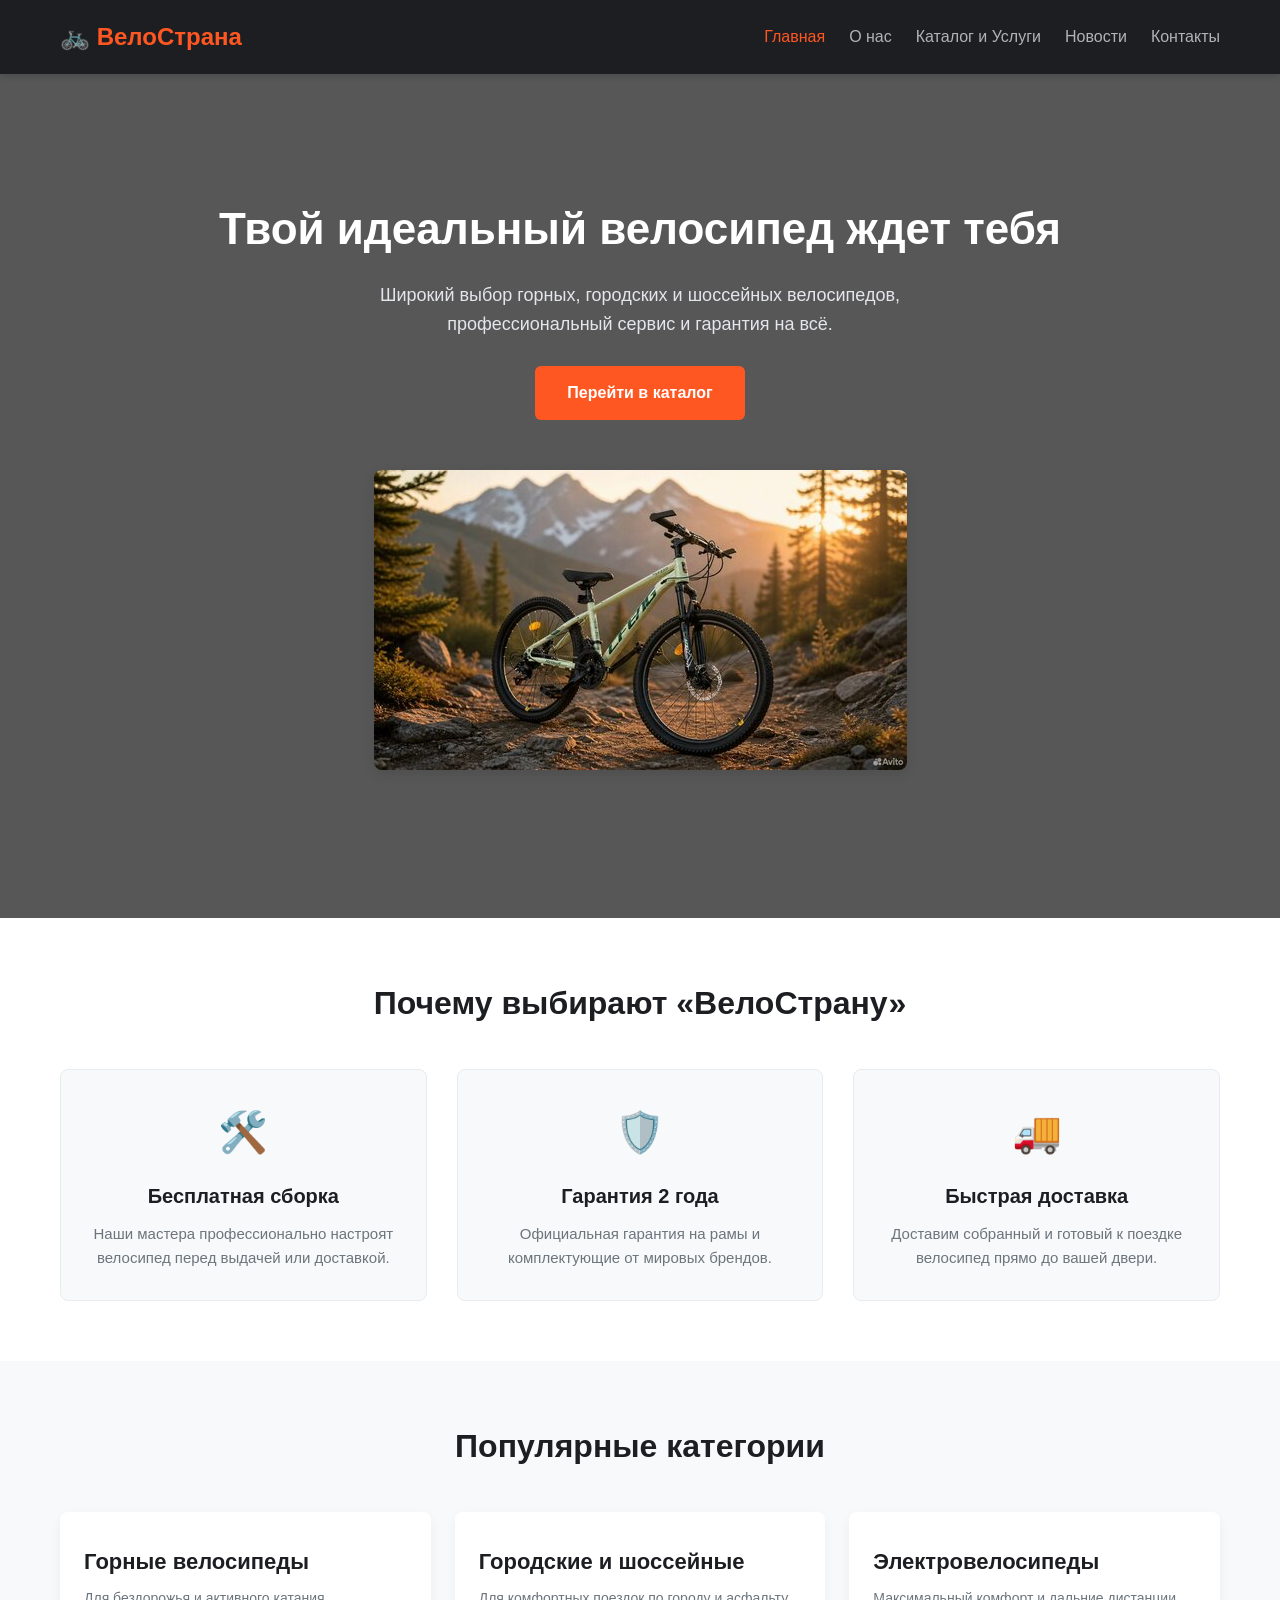
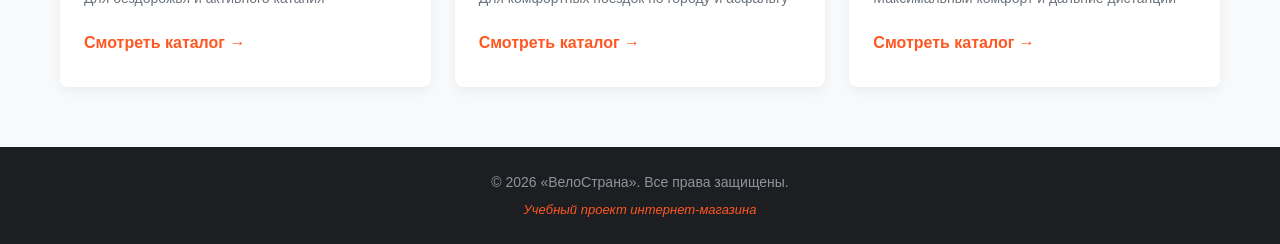
<file: index.html>
<!DOCTYPE html>
<html lang="ru">
<head>
    <meta charset="UTF-8">
    <meta name="viewport" content="width=device-width, initial-scale=1.0">
    <title>ВелоСтрана — Магазин велосипедов и сервисный центр</title>
    <link rel="stylesheet" href="css/style.css">
</head>
<body>

    <!-- Шапка сайта (Header) -->
    <header class="header">
        <div class="container header-container">
            <div class="logo">
                <a href="index.html">🚲 <span>ВелоСтрана</span></a>
            </div>
            <nav class="nav">
                <ul>
                    <li><a href="index.html" class="active">Главная</a></li>
                    <li><a href="about.html">О нас</a></li>
                    <li><a href="services.html">Каталог и Услуги</a></li>
                    <li><a href="news.html">Новости</a></li>
                    <li><a href="contacts.html">Контакты</a></li>
                </ul>
            </nav>
        </div>
    </header>

    <!-- Основной контент страницы (Main) -->
    <main class="main-content">
<!-- Главный баннер -->
        <section class="hero">
            <div class="container">
                <h1>Твой идеальный велосипед ждет тебя</h1>
                <p>Широкий выбор горных, городских и шоссейных велосипедов, профессиональный сервис и гарантия на всё.</p>
                <a href="services.html" class="btn">Перейти в каталог</a>
                
                <div class="hero-image-wrapper">
                    <img src="img/hero-bike.jpg" alt="Велосипед ВелоСтрана" class="page-image">
                </div>
            </div>
        </section>

        <!-- Блок преимуществ -->
        <section class="features">
            <div class="container">
                <h2 class="section-title">Почему выбирают «ВелоСтрану»</h2>
                <div class="features-grid">
                    <div class="feature-card">
                        <div class="feature-icon">🛠️</div>
                        <h3>Бесплатная сборка</h3>
                        <p>Наши мастера профессионально настроят велосипед перед выдачей или доставкой.</p>
                    </div>
                    <div class="feature-card">
                        <div class="feature-icon">🛡️</div>
                        <h3>Гарантия 2 года</h3>
                        <p>Официальная гарантия на рамы и комплектующие от мировых брендов.</p>
                    </div>
                    <div class="feature-card">
                        <div class="feature-icon">🚚</div>
                        <h3>Быстрая доставка</h3>
                        <p>Доставим собранный и готовый к поездке велосипед прямо до вашей двери.</p>
                    </div>
                </div>
            </div>
        </section>

        <!-- Блок категорий -->
        <section class="categories">
            <div class="container">
                <h2 class="section-title">Популярные категории</h2>
                <div class="categories-grid">
                    <div class="category-card">
                        <h3>Горные велосипеды</h3>
                        <p>Для бездорожья и активного катания</p>
                        <a href="services.html" class="card-link">Смотреть каталог →</a>
                    </div>
                    <div class="category-card">
                        <h3>Городские и шоссейные</h3>
                        <p>Для комфортных поездок по городу и асфальту</p>
                        <a href="services.html" class="card-link">Смотреть каталог →</a>
                    </div>
                    <div class="category-card">
                        <h3>Электровелосипеды</h3>
                        <p>Максимальный комфорт и дальние дистанции</p>
                        <a href="services.html" class="card-link">Смотреть каталог →</a>
                    </div>
                </div>
            </div>
        </section>
    </main>

    <!-- Подвал сайта (Footer) -->
    <footer class="footer">
        <div class="container">
            <p>&copy; 2026 «ВелоСтрана». Все права защищены.</p>
            <p class="demo-note">Учебный проект интернет-магазина</p>
        </div>
    </footer>

    <script src="js/main.js"></script>
</body>
</html>
</file>
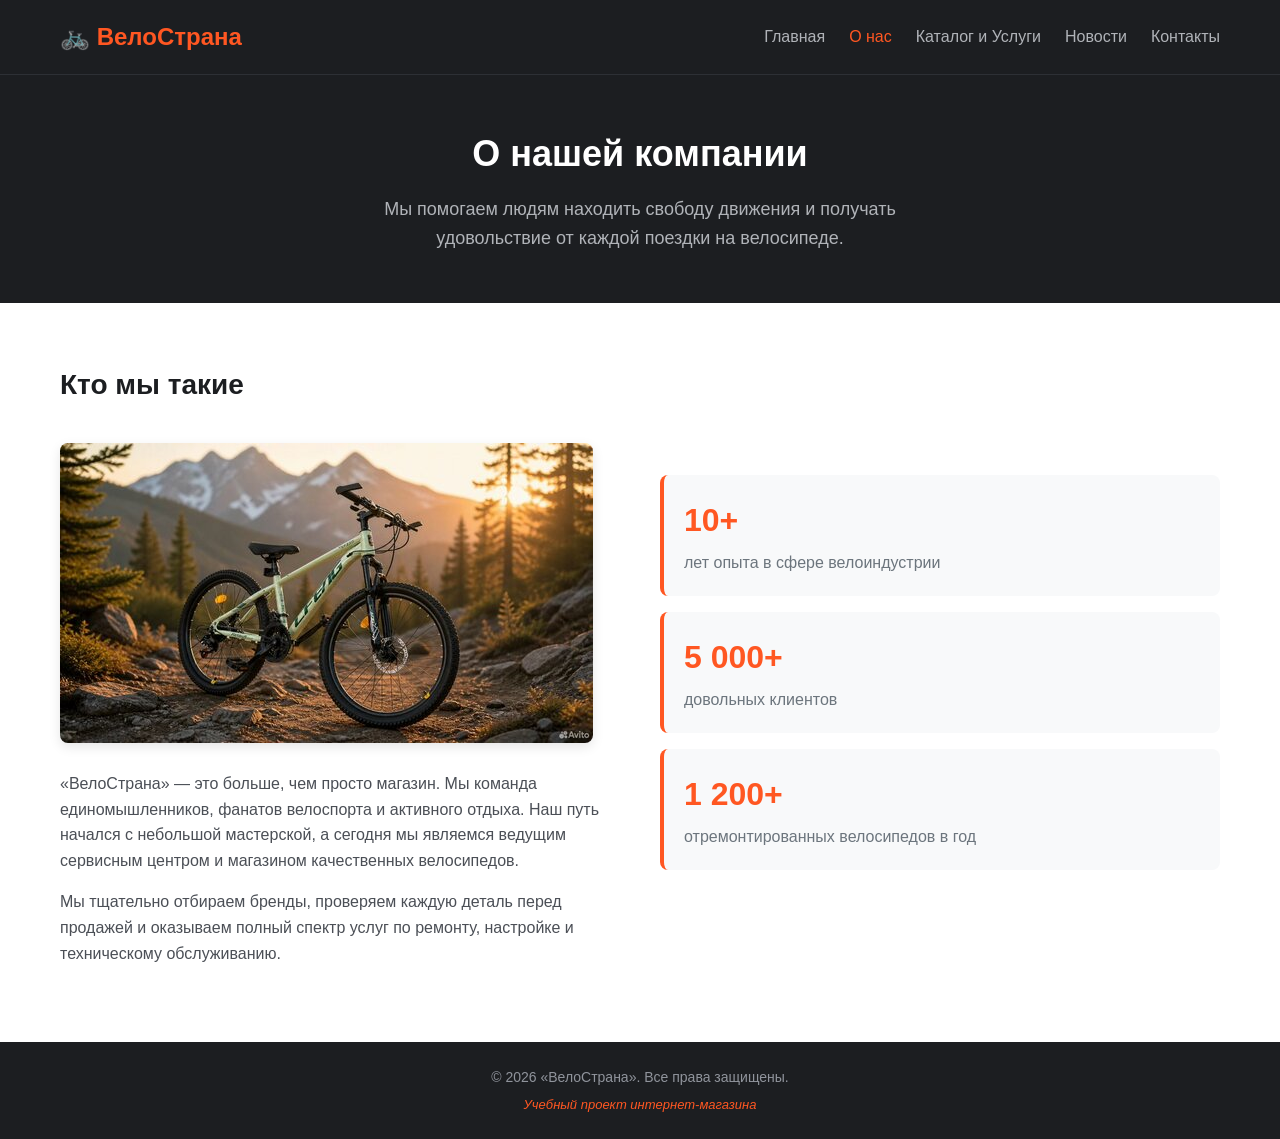
<file: about.html>
<!DOCTYPE html>
<html lang="ru">
<head>
    <meta charset="UTF-8">
    <meta name="viewport" content="width=device-width, initial-scale=1.0">
    <title>О нас — ВелоСтрана</title>
    <link rel="stylesheet" href="css/style.css">
</head>
<body>

    <!-- Шапка сайта (Header) -->
    <header class="header">
        <div class="container header-container">
            <div class="logo">
                <a href="index.html">🚲 <span>ВелоСтрана</span></a>
            </div>
            <nav class="nav">
                <ul>
                    <li><a href="index.html">Главная</a></li>
                    <li><a href="about.html" class="active">О нас</a></li>
                    <li><a href="services.html">Каталог и Услуги</a></li>
                    <li><a href="news.html">Новости</a></li>
                    <li><a href="contacts.html">Контакты</a></li>
                </ul>
            </nav>
        </div>
    </header>

    <!-- Основной контент страницы -->
    <main class="main-content">
        <!-- Шапка внутренних страниц -->
        <section class="page-header">
            <div class="container">
                <h1>О нашей компании</h1>
                <p>Мы помогаем людям находить свободу движения и получать удовольствие от каждой поездки на велосипеде.</p>
            </div>
        </section>

        <!-- Секция "О компании" и факты -->
        <section class="about-info">
            <div class="container">
                <div class="about-grid">
                    <div class="about-text">
                        <h2>Кто мы такие</h2>
                        <img src="img/hero-bike.jpg" alt="Велосипед компании ВелоСтрана" class="page-image">
                        <p>«ВелоСтрана» — это больше, чем просто магазин. Мы команда единомышленников, фанатов велоспорта и активного отдыха. Наш путь начался с небольшой мастерской, а сегодня мы являемся ведущим сервисным центром и магазином качественных велосипедов.</p>
                        <p>Мы тщательно отбираем бренды, проверяем каждую деталь перед продажей и оказываем полный спектр услуг по ремонту, настройке и техническому обслуживанию.</p>
                    </div>
                    <div class="about-stats">
                        <div class="stat-card">
                            <h3>10+</h3>
                            <p>лет опыта в сфере велоиндустрии</p>
                        </div>
                        <div class="stat-card">
                            <h3>5 000+</h3>
                            <p>довольных клиентов</p>
                        </div>
                        <div class="stat-card">
                            <h3>1 200+</h3>
                            <p>отремонтированных велосипедов в год</p>
                        </div>
                    </div>
                </div>
            </div>
        </section>
    </main>

    <!-- Подвал сайта (Footer) -->
    <footer class="footer">
        <div class="container">
            <p>&copy; 2026 «ВелоСтрана». Все права защищены.</p>
            <p class="demo-note">Учебный проект интернет-магазина</p>
        </div>
    </footer>

    <script src="js/main.js"></script>
</body>
</html>
</file>
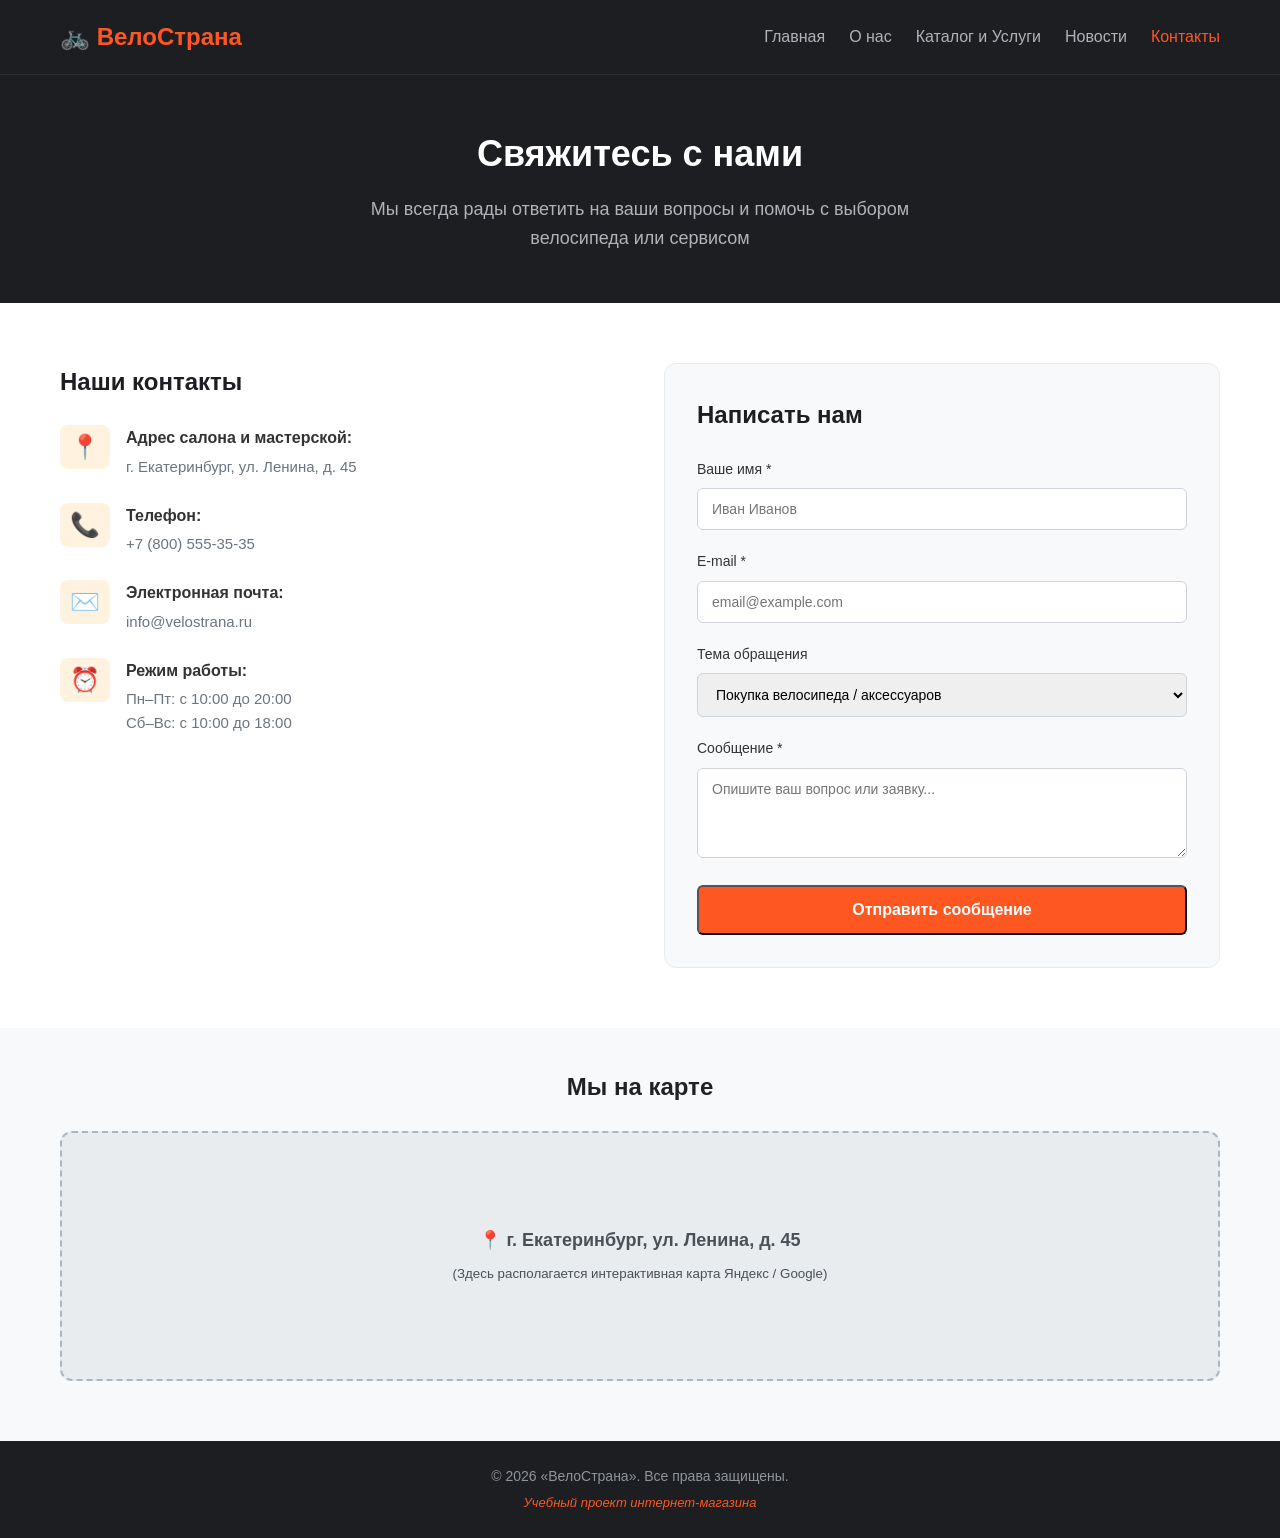
<file: contacts.html>
<!DOCTYPE html>
<html lang="ru">
<head>
    <meta charset="UTF-8">
    <meta name="viewport" content="width=device-width, initial-scale=1.0">
    <title>Контакты — ВелоСтрана</title>
    <link rel="stylesheet" href="css/style.css">
</head>
<body>

    <!-- Шапка сайта (Header) -->
    <header class="header">
        <div class="container header-container">
            <div class="logo">
                <a href="index.html">🚲 <span>ВелоСтрана</span></a>
            </div>
            <nav class="nav">
                <ul>
                    <li><a href="index.html">Главная</a></li>
                    <li><a href="about.html">О нас</a></li>
                    <li><a href="services.html">Каталог и Услуги</a></li>
                    <li><a href="news.html">Новости</a></li>
                    <li><a href="contacts.html" class="active">Контакты</a></li>
                </ul>
            </nav>
        </div>
    </header>

    <!-- Основной контент страницы -->
    <main class="main-content">
        <section class="page-header">
            <div class="container">
                <h1>Свяжитесь с нами</h1>
                <p>Мы всегда рады ответить на ваши вопросы и помочь с выбором велосипеда или сервисом</p>
            </div>
        </section>

        <section class="contacts-section">
            <div class="container contacts-grid">
                
                <!-- Контактные данные -->
                <div class="contact-info">
                    <h2>Наши контакты</h2>
                    
                    <div class="info-item">
                        <div class="info-icon">📍</div>
                        <div>
                            <h4>Адрес салона и мастерской:</h4>
                            <p>г. Екатеринбург, ул. Ленина, д. 45</p>
                        </div>
                    </div>

                    <div class="info-item">
                        <div class="info-icon">📞</div>
                        <div>
                            <h4>Телефон:</h4>
                            <p><a href="tel:+78005553535">+7 (800) 555-35-35</a></p>
                        </div>
                    </div>

                    <div class="info-item">
                        <div class="info-icon">✉️</div>
                        <div>
                            <h4>Электронная почта:</h4>
                            <p><a href="mailto:info@velostrana.ru">info@velostrana.ru</a></p>
                        </div>
                    </div>

                    <div class="info-item">
                        <div class="info-icon">⏰</div>
                        <div>
                            <h4>Режим работы:</h4>
                            <p>Пн–Пт: с 10:00 до 20:00<br>Сб–Вс: с 10:00 до 18:00</p>
                        </div>
                    </div>
                </div>

                <!-- Форма обратной связи -->
                <div class="contact-form-container">
                    <h2>Написать нам</h2>
                    <form id="contact-form" class="contact-form">
                        <div class="form-group">
                            <label for="name">Ваше имя *</label>
                            <input type="text" id="name" name="name" placeholder="Иван Иванов" required>
                        </div>

                        <!-- ИСПРАВЛЕННЫЙ БЛОК: Поле E-mail по методичке ЛР №1 и №3 -->
                        <div class="form-group">
                            <label for="email">E-mail *</label>
                            <input type="email" id="email" name="email" placeholder="email@example.com" required>
                        </div>

                        <div class="form-group">
                            <label for="subject">Тема обращения</label>
                            <select id="subject" name="subject">
                                <option value="покупка">Покупка велосипеда / аксессуаров</option>
                                <option value="сервис">Запись на ТО / Ремонт</option>
                                <option value="вопрос">Общий вопрос</option>
                            </select>
                        </div>

                        <div class="form-group">
                            <label for="message">Сообщение *</label>
                            <textarea id="message" name="message" rows="4" placeholder="Опишите ваш вопрос или заявку..." required></textarea>
                        </div>

                        <button type="submit" class="btn btn-primary btn-block">Отправить сообщение</button>
                    </form>
                </div>

            </div>
        </section>

        <!-- Секция карты -->
        <section class="map-section">
            <div class="container">
                <h2>Мы на карте</h2>
                <div class="map-placeholder">
                    <p>📍 г. Екатеринбург, ул. Ленина, д. 45</p>
                    <small>(Здесь располагается интерактивная карта Яндекс / Google)</small>
                </div>
            </div>
        </section>
    </main>

    <!-- Подвал сайта (Footer) -->
    <footer class="footer">
        <div class="container">
            <p>&copy; 2026 «ВелоСтрана». Все права защищены.</p>
            <p class="demo-note">Учебный проект интернет-магазина</p>
        </div>
    </footer>

    <script src="js/main.js"></script>
</body>
</html>
</file>
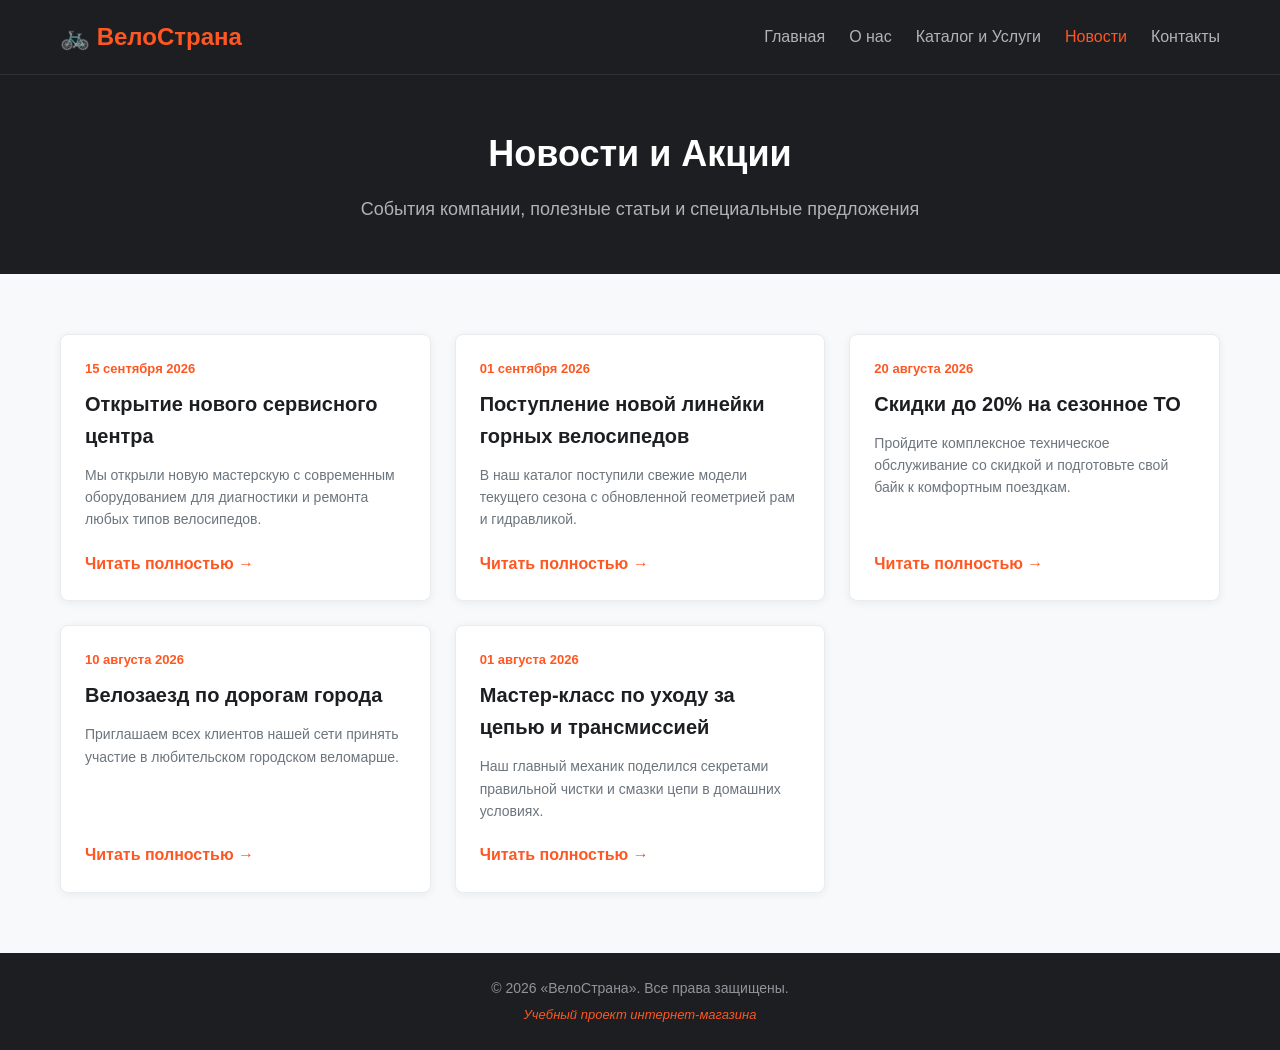
<file: news.html>
<!DOCTYPE html>
<html lang="ru">
<head>
    <meta charset="UTF-8">
    <meta name="viewport" content="width=device-width, initial-scale=1.0">
    <title>Новости — ВелоСтрана</title>
    <link rel="stylesheet" href="css/style.css">
</head>
<body>

    <!-- Шапка сайта (Header) -->
    <header class="header">
        <div class="container header-container">
            <div class="logo">
                <a href="index.html">🚲 <span>ВелоСтрана</span></a>
            </div>
            <nav class="nav">
                <ul>
                    <li><a href="index.html">Главная</a></li>
                    <li><a href="about.html">О нас</a></li>
                    <li><a href="services.html">Каталог и Услуги</a></li>
                    <li><a href="news.html" class="active">Новости</a></li>
                    <li><a href="contacts.html">Контакты</a></li>
                </ul>
            </nav>
        </div>
    </header>

    <!-- Основной контент страницы -->
    <main class="main-content">
        <section class="page-header">
            <div class="container">
                <h1>Новости и Акции</h1>
                <p>События компании, полезные статьи и специальные предложения</p>
            </div>
        </section>

        <section class="news-section">
            <div class="container">
                <!-- Контейнер для вывода новостей из JSON -->
                <div id="news-grid" class="news-grid">
                    <p class="loading">Загрузка новостей...</p>
                </div>
            </div>
        </section>
    </main>

    <!-- Подвал сайта (Footer) -->
    <footer class="footer">
        <div class="container">
            <p>&copy; 2026 «ВелоСтрана». Все права защищены.</p>
            <p class="demo-note">Учебный проект интернет-магазина</p>
        </div>
    </footer>

    <script src="js/main.js"></script>
</body>
</html>
</file>
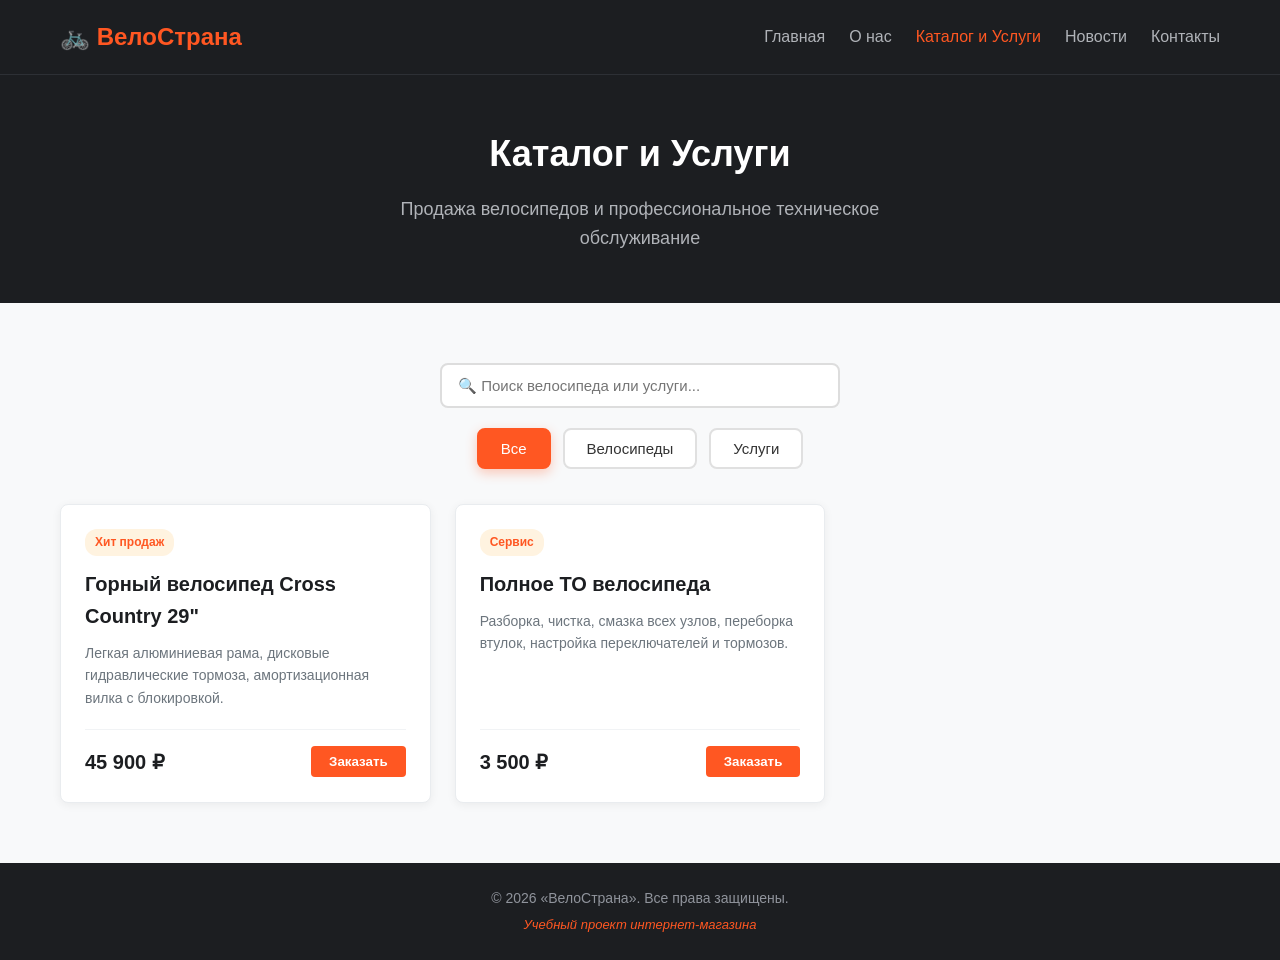
<file: services.html>
<!DOCTYPE html>
<html lang="ru">
<head>
    <meta charset="UTF-8">
    <meta name="viewport" content="width=device-width, initial-scale=1.0">
    <title>Каталог и Услуги — ВелоСтрана</title>
    <link rel="stylesheet" href="css/style.css">
</head>
<body>

    <!-- Шапка сайта (Header) -->
    <header class="header">
        <div class="container header-container">
            <div class="logo">
                <a href="index.html">🚲 <span>ВелоСтрана</span></a>
            </div>
            <nav class="nav">
                <ul>
                    <li><a href="index.html">Главная</a></li>
                    <li><a href="about.html">О нас</a></li>
                    <li><a href="services.html" class="active">Каталог и Услуги</a></li>
                    <li><a href="news.html">Новости</a></li>
                    <li><a href="contacts.html">Контакты</a></li>
                </ul>
            </nav>
        </div>
    </header>

    <!-- Основной контент страницы -->
    <main class="main-content">
        <section class="page-header">
            <div class="container">
                <h1>Каталог и Услуги</h1>
                <p>Продажа велосипедов и профессиональное техническое обслуживание</p>
            </div>
        </section>

        <section class="services-section">
            <div class="container">
                
                <!-- Поле живого поиска -->
                <div class="search-box" style="max-width: 400px; margin: 0 auto 20px auto;">
                    <input type="text" id="catalog-search" placeholder="🔍 Поиск велосипеда или услуги..." 
                           style="width: 100%; padding: 12px 16px; border: 2px solid #ddd; border-radius: 8px; font-size: 15px; outline: none; transition: border-color 0.3s;">
                </div>

                <!-- Блок кнопок фильтрации -->
                <div class="filter-buttons">
                    <button class="btn-filter active" data-category="">Все</button>
                    <button class="btn-filter" data-category="bikes">Велосипеды</button>
                    <button class="btn-filter" data-category="services">Услуги</button>
                </div>

                <ul id="services-grid" class="services-grid"></ul>
            </div>
        </section>
    </main>

    <!-- Подвал сайта (Footer) -->
    <footer class="footer">
        <div class="container">
            <p>&copy; 2026 «ВелоСтрана». Все права защищены.</p>
            <p class="demo-note">Учебный проект интернет-магазина</p>
        </div>
    </footer>

    <script src="js/main.js"></script>
    
    <!-- Модальное окно быстрого заказа -->
    <div id="order-modal" class="modal">
        <div class="modal-content">
            <span class="modal-close" id="modal-close">&times;</span>
            <h2>Быстрый заказ</h2>
            <p>Вы выбрали: <strong id="modal-product-title"></strong></p>
            
            <form id="modal-order-form">
                <div class="form-group" style="margin-bottom: 15px;">
                    <label for="modal-name" style="display:block; margin-bottom: 5px;">Ваше имя:</label>
                    <input type="text" id="modal-name" required placeholder="Введите ваше имя" style="width: 100%; padding: 10px; border: 1px solid #ccc; border-radius: 6px;">
                </div>
                <div class="form-group" style="margin-bottom: 20px;">
                    <label for="modal-phone" style="display:block; margin-bottom: 5px;">Телефон:</label>
                    <input type="tel" id="modal-phone" required placeholder="+7 (999) 000-00-00" style="width: 100%; padding: 10px; border: 1px solid #ccc; border-radius: 6px;">
                </div>
                <button type="submit" class="btn" style="width: 100%;">Подтвердить заказ</button>
            </form>
        </div>
    </div>
</body>
</html>
</file>
<file: css/style.css>
/* Базовые сбросы и шрифты */
* {
    margin: 0;
    padding: 0;
    box-sizing: border-box;
}

body {
    font-family: 'Segoe UI', Roboto, sans-serif;
    line-height: 1.6;
    color: #222;
    background-color: #f8f9fa;
    display: flex;
    flex-direction: column;
    min-height: 100vh;
}

.container {
    max-width: 1200px;
    margin: 0 auto;
    padding: 0 20px;
}

/* Шапка сайта (Header) */
.header {
    background-color: #1c1e21;
    color: #fff;
    padding: 18px 0;
    box-shadow: 0 2px 8px rgba(0, 0, 0, 0.15);
}

.header-container {
    display: flex;
    justify-content: space-between;
    align-items: center;
}

.logo a {
    color: #fff;
    font-size: 24px;
    font-weight: 700;
    text-decoration: none;
}

.logo span {
    color: #ff5722; /* Велосипедный фирменный оранжевый акцент */
}

.nav ul {
    display: flex;
    list-style: none;
    gap: 24px;
}

.nav a {
    color: #b0b3b8;
    text-decoration: none;
    font-size: 16px;
    font-weight: 500;
    transition: color 0.2s ease-in-out;
}

.nav a:hover,
.nav a.active {
    color: #ff5722;
}

/* Основной контент и Баннер (Hero) */
.main-content {
    flex: 1;
}

.hero {
    background: linear-gradient(rgba(0, 0, 0, 0.65), rgba(0, 0, 0, 0.65)), 
                url('https://images.unsplash.com/photo-1485965120184-e220f721d03e?q=80&w=1200') center/cover no-repeat;
    color: #fff;
    padding: 120px 0;
    text-align: center;
}

.hero h1 {
    font-size: 44px;
    margin-bottom: 16px;
}

.hero p {
    font-size: 18px;
    margin-bottom: 28px;
    color: #e4e6eb;
    max-width: 650px;
    margin-left: auto;
    margin-right: auto;
}

.btn {
    display: inline-block;
    background-color: #ff5722;
    color: #fff;
    padding: 14px 32px;
    border-radius: 6px;
    text-decoration: none;
    font-weight: 600;
    font-size: 16px;
    transition: background-color 0.2s;
}

.btn:hover {
    background-color: #e04818;
}

/* Подвал (Footer) */
.footer {
    background-color: #1c1e21;
    color: #90949c;
    text-align: center;
    padding: 24px 0;
    font-size: 14px;
}
/* Общие заголовки секций */
.section-title {
    text-align: center;
    font-size: 32px;
    margin-bottom: 40px;
    color: #1c1e21;
}

/* Секция преимуществ */
.features {
    padding: 60px 0;
    background-color: #ffffff;
}

.features-grid {
    display: grid;
    grid-template-columns: repeat(auto-fit, minmax(280px, 1fr));
    gap: 30px;
}

.feature-card {
    text-align: center;
    padding: 30px 20px;
    border-radius: 8px;
    background-color: #f8f9fa;
    border: 1px solid #e9ecef;
}

.feature-icon {
    font-size: 40px;
    margin-bottom: 16px;
}

.feature-card h3 {
    font-size: 20px;
    margin-bottom: 10px;
    color: #1c1e21;
}

.feature-card p {
    color: #6c757d;
    font-size: 15px;
}

/* Секция категорий */
.categories {
    padding: 60px 0;
    background-color: #f8f9fa;
}

.categories-grid {
    display: grid;
    grid-template-columns: repeat(auto-fit, minmax(280px, 1fr));
    gap: 24px;
}

.category-card {
    background-color: #ffffff;
    padding: 32px 24px;
    border-radius: 8px;
    box-shadow: 0 4px 12px rgba(0,0,0,0.05);
    transition: transform 0.2s ease, box-shadow 0.2s ease;
}

.category-card:hover {
    transform: translateY(-4px);
    box-shadow: 0 8px 20px rgba(0,0,0,0.1);
}

.category-card h3 {
    font-size: 22px;
    margin-bottom: 8px;
    color: #1c1e21;
}

.category-card p {
    color: #6c757d;
    margin-bottom: 20px;
    font-size: 14px;
}

.card-link {
    color: #ff5722;
    text-decoration: none;
    font-weight: 600;
}

.card-link:hover {
    text-decoration: underline;
}
/* Стили для внутренних страниц */
.page-header {
    background-color: #1c1e21;
    color: #fff;
    padding: 50px 0;
    text-align: center;
    border-top: 1px solid #2d3035;
}

.page-header h1 {
    font-size: 36px;
    margin-bottom: 12px;
}

.page-header p {
    color: #b0b3b8;
    font-size: 18px;
    max-width: 600px;
    margin: 0 auto;
}

/* Секция "О нас" */
.about-info {
    padding: 60px 0;
    background-color: #ffffff;
}

.about-grid {
    display: grid;
    grid-template-columns: 1fr 1fr;
    gap: 40px;
    align-items: center;
}

.about-text h2 {
    font-size: 28px;
    margin-bottom: 16px;
    color: #1c1e21;
}

.about-text p {
    margin-bottom: 16px;
    color: #4b4f56;
}

.about-stats {
    display: grid;
    grid-template-columns: 1fr;
    gap: 16px;
}

.stat-card {
    background-color: #f8f9fa;
    padding: 20px;
    border-radius: 8px;
    border-left: 4px solid #ff5722;
}

.stat-card h3 {
    font-size: 32px;
    color: #ff5722;
    margin-bottom: 4px;
}

.stat-card p {
    color: #6c757d;
    margin: 0;
}

/* Адаптив для мобильных устройств */
@media (max-width: 768px) {
    .about-grid {
        grid-template-columns: 1fr;
    }
}
/* Подпись для учебного проекта */
.demo-note {
    font-size: 13px;
    color: #ff5722;
    margin-top: 6px;
    font-style: italic;
}
/* Стили каталога и услуг */
.services-section {
    padding: 60px 0;
    background-color: #f8f9fa;
}

.services-grid {
    display: grid;
    grid-template-columns: repeat(auto-fill, minmax(320px, 1fr));
    gap: 24px;
}

.service-card {
    background-color: #ffffff;
    border-radius: 8px;
    padding: 24px;
    box-shadow: 0 2px 10px rgba(0,0,0,0.06);
    display: flex;
    flex-direction: column;
    justify-content: space-between;
    position: relative;
    border: 1px solid #e9ecef;
}

.card-badge {
    align-self: flex-start;
    background-color: #fff3e0;
    color: #ff5722;
    font-size: 12px;
    font-weight: 700;
    padding: 4px 10px;
    border-radius: 12px;
    margin-bottom: 12px;
}

.service-card h3 {
    font-size: 20px;
    color: #1c1e21;
    margin-bottom: 10px;
}

.card-desc {
    color: #6c757d;
    font-size: 14px;
    margin-bottom: 20px;
    flex: 1;
}

.card-footer {
    display: flex;
    justify-content: space-between;
    align-items: center;
    border-top: 1px solid #f1f3f5;
    padding-top: 16px;
}

.card-price {
    font-size: 20px;
    font-weight: 700;
    color: #1c1e21;
}

.btn-sm {
    background-color: #ff5722;
    color: #fff;
    border: none;
    padding: 8px 18px;
    border-radius: 4px;
    font-weight: 600;
    cursor: pointer;
    transition: background-color 0.2s;
}

.btn-sm:hover {
    background-color: #e04818;
}

.loading, .error {
    text-align: center;
    grid-column: 1 / -1;
    font-size: 18px;
    color: #6c757d;
    padding: 40px 0;
}
/* Стили для страницы новостей */
.news-section {
    padding: 60px 0;
    background-color: #f8f9fa;
}

.news-grid {
    display: grid;
    grid-template-columns: repeat(auto-fill, minmax(320px, 1fr));
    gap: 24px;
}

.news-card {
    background-color: #ffffff;
    border-radius: 8px;
    padding: 24px;
    box-shadow: 0 2px 10px rgba(0,0,0,0.06);
    border: 1px solid #e9ecef;
    display: flex;
    flex-direction: column;
}

.news-date {
    font-size: 13px;
    color: #ff5722;
    font-weight: 600;
    margin-bottom: 8px;
}

.news-card h3 {
    font-size: 20px;
    color: #1c1e21;
    margin-bottom: 12px;
}

.news-card p {
    color: #6c757d;
    font-size: 14px;
    margin-bottom: 20px;
    flex: 1;
}
/* Стили для страницы контактов */
.contacts-section {
    padding: 60px 0;
    background-color: #ffffff;
}

.contacts-grid {
    display: grid;
    grid-template-columns: 1fr 1fr;
    gap: 48px;
}

.contact-info h2, .contact-form-container h2 {
    font-size: 24px;
    margin-bottom: 24px;
    color: #1c1e21;
}

.info-item {
    display: flex;
    align-items: flex-start;
    gap: 16px;
    margin-bottom: 24px;
}

.info-icon {
    font-size: 24px;
    background-color: #fff3e0;
    padding: 10px;
    border-radius: 8px;
    line-height: 1;
}

.info-item h4 {
    margin-bottom: 4px;
    font-size: 16px;
    color: #333;
}

.info-item p, .info-item a {
    color: #6c757d;
    font-size: 15px;
    text-decoration: none;
}

.info-item a:hover {
    color: #ff5722;
}

/* Стили формы */
.contact-form-container {
    background-color: #f8f9fa;
    padding: 32px;
    border-radius: 12px;
    border: 1px solid #e9ecef;
}

.form-group {
    margin-bottom: 20px;
}

.form-group label {
    display: block;
    margin-bottom: 8px;
    font-weight: 500;
    font-size: 14px;
    color: #333;
}

.form-group input, 
.form-group select, 
.form-group textarea {
    width: 100%;
    padding: 12px 14px;
    border: 1px solid #ced4da;
    border-radius: 6px;
    font-size: 14px;
    font-family: inherit;
    transition: border-color 0.2s ease;
}

.form-group input:focus, 
.form-group select:focus, 
.form-group textarea:focus {
    outline: none;
    border-color: #ff5722;
}

.btn-block {
    width: 100%;
    padding: 14px;
    font-size: 16px;
}

/* Карта */
.map-section {
    padding: 40px 0 60px;
    background-color: #f8f9fa;
}

.map-section h2 {
    text-align: center;
    margin-bottom: 24px;
}

.map-placeholder {
    background-color: #e9ecef;
    border: 2px dashed #adb5bd;
    border-radius: 12px;
    height: 250px;
    display: flex;
    flex-direction: column;
    justify-content: center;
    align-items: center;
    text-align: center;
    color: #495057;
}

.map-placeholder p {
    font-size: 18px;
    font-weight: 600;
    margin-bottom: 8px;
}

/* Адаптивность для мобильных */
@media (max-width: 768px) {
    .contacts-grid {
        grid-template-columns: 1fr;
    }
}
/* Стили для изображений */
.page-image {
    max-width: 100%;
    height: auto;
    border-radius: 8px;
    margin: 20px 0;
    box-shadow: 0 4px 12px rgba(0, 0, 0, 0.1);
}

.hero-image-wrapper {
    margin-top: 30px;
    text-align: center;
}
/* --- СТИЛИ ДЛЯ КНОПОК ФИЛЬТРАЦИИ --- */
.filter-buttons {
    display: flex;
    gap: 12px;
    justify-content: center;
    margin-bottom: 35px;
}

.btn-filter {
    padding: 10px 22px;
    background-color: #ffffff;
    color: #333333;
    border: 2px solid #e0e0e0;
    border-radius: 8px;
    font-size: 15px;
    font-weight: 500;
    cursor: pointer;
    transition: all 0.25s ease;
    outline: none;
}

.btn-filter:hover {
    border-color: #ff5722;
    color: #ff5722;
    transform: translateY(-2px);
}

.btn-filter.active {
    background-color: #ff5722;
    border-color: #ff5722;
    color: #ffffff;
    box-shadow: 0 4px 12px rgba(255, 87, 34, 0.3);
}
/* --- СТИЛИ МОДАЛЬНОГО ОКНА --- */
.modal {
    display: none; 
    position: fixed;
    z-index: 1000;
    left: 0;
    top: 0;
    width: 100%;
    height: 100%;
    background-color: rgba(0, 0, 0, 0.6);
    backdrop-filter: blur(4px);
    justify-content: center;
    align-items: center;
}

.modal.active {
    display: flex;
}

.modal-content {
    background-color: #ffffff;
    padding: 30px;
    border-radius: 12px;
    max-width: 450px;
    width: 90%;
    position: relative;
    box-shadow: 0 10px 25px rgba(0, 0, 0, 0.2);
    animation: modalFadeIn 0.3s ease;
}

@keyframes modalFadeIn {
    from { transform: translateY(-20px); opacity: 0; }
    to { transform: translateY(0); opacity: 1; }
}

.modal-close {
    position: absolute;
    top: 15px;
    right: 20px;
    font-size: 28px;
    font-weight: bold;
    color: #888;
    cursor: pointer;
}

.modal-close:hover {
    color: #333;
}

#modal-product-title {
    color: #ff5722;
}
</file>
